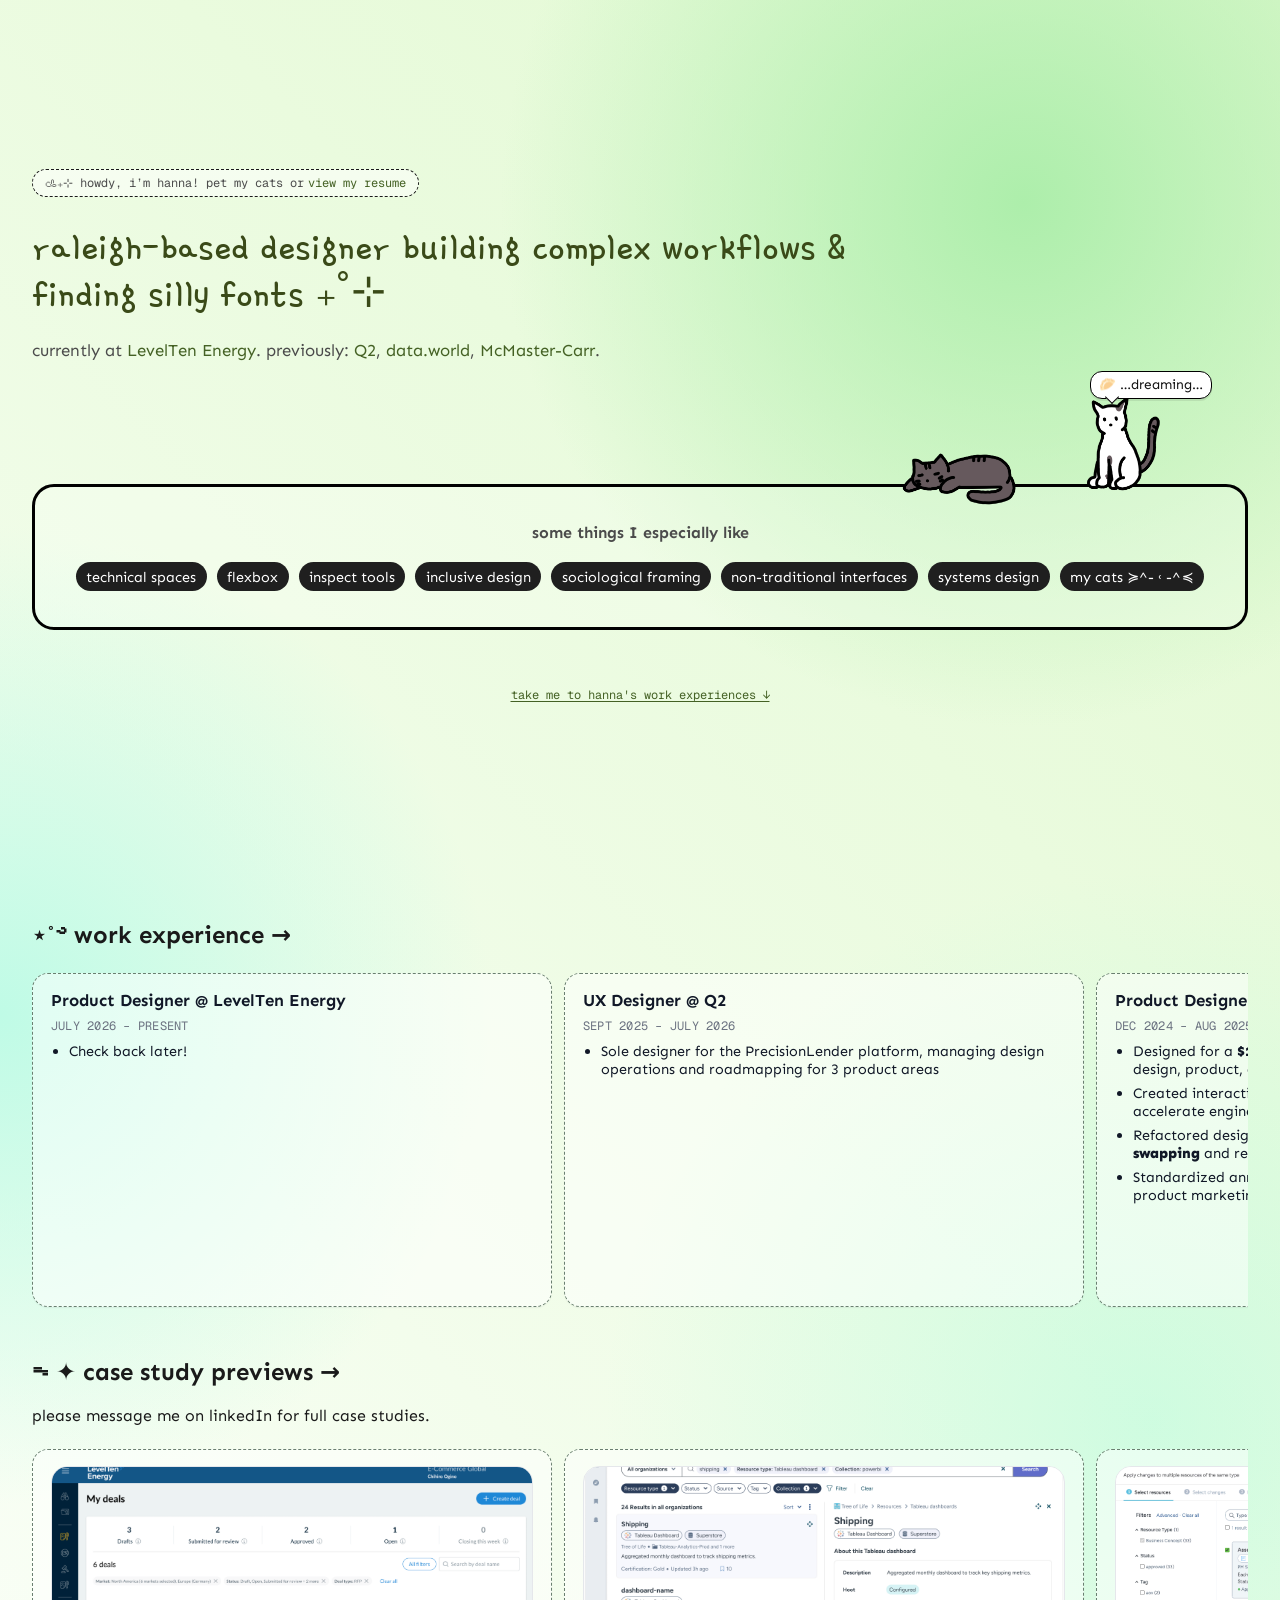
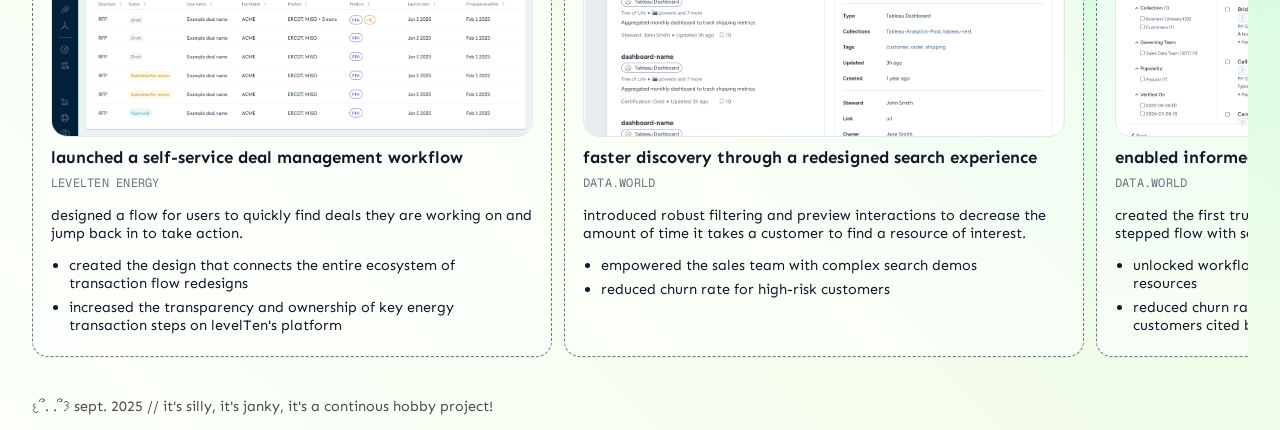
<file: index.html>
<!DOCTYPE html>
<html lang="en">
<head>
  <meta charset="UTF-8"/>
  <meta name="viewport" content="width=device-width, initial-scale=1"/>
  <title>hanna gratch</title>

  <!-- Fonts -->
  <link rel="preconnect" href="https://fonts.googleapis.com"/>
  <link rel="preconnect" href="https://fonts.gstatic.com" crossorigin/>
  <link href="https://fonts.googleapis.com/css2?family=Akaya+Telivigala&family=Sen:wght@400..800&family=Sour+Gummy:ital,wght@0,100..900;1,100..900&display=swap" rel="stylesheet"/>
  <link href="https://fonts.googleapis.com/css2?family=Gamja+Flower&display=swap" rel="stylesheet">
  <link href="https://fonts.googleapis.com/css2?family=Geist+Mono:wght@300&display=swap" rel="stylesheet">
  
  <!-- Preload images -->
  <link rel="preload" as="image" href="tobi-asleep.png">
  <link rel="preload" as="image" href="tobi-awake.png">
  <link rel="preload" as="image" href="kono-chillin.png">
  <link rel="preload" as="image" href="kono-happy.png">

  <!-- animate.css -->
  <link rel="stylesheet" href="https://cdnjs.cloudflare.com/ajax/libs/animate.css/4.1.1/animate.min.css"/>

  <style>
  /* ====== Design tokens ====== */
  :root{
    --ink:#1a1a1a; --sub:#4b4b4b;
    --green:#3a4a18; --accent:#446124; --accent-2:#87b35c;

    /* cats */
    --cat-grey-sleep:url('tobi-asleep.png');
    --cat-grey-awake:url('tobi-awake.png');
    --cat-white-sleep:url('kono-chillin.png');
    --cat-white-ears:url('kono-happy.png');

    /* sizes */
    --catW: 228px; --catH: 128px; --overlap: 72px; --perchPad: 38px; --catLift: 20px;

    --mb-h: 0px;
  }

  /* ====== Global reset-ish ====== */
  *, *::before, *::after { box-sizing: border-box; }
  html { min-height: 100%; scroll-behavior: smooth; }
  @media (prefers-reduced-motion: reduce){ html{ scroll-behavior: auto; } }

  html, body{ overflow-x: hidden; touch-action: pan-y; }

  body{
    margin: 0;
    min-height: 100%;
    font-family: "Sen", system-ui, -apple-system, Segoe UI, Roboto, Helvetica, Arial, sans-serif;
    color: var(--ink);
    background:
      radial-gradient(circle at 0% 50%, rgb(191, 251, 230) 0%, transparent 30%),
      radial-gradient(circle at 80% 10%, rgb(173, 238, 171) 0%, transparent 25%),
      radial-gradient(circle at 90% 70%, rgba(141, 252, 217, 0.32) 0%, transparent 30%),
      linear-gradient(45deg, #fcfffa, #e1f9d0);
    background-repeat: no-repeat;
    -webkit-text-size-adjust: 100%;
  }

  *{ -webkit-tap-highlight-color: transparent; }
  a, button{
    background-color: transparent;
    -webkit-tap-highlight-color: transparent;
    user-select: none; -webkit-user-select: none;
  }
  button:active, a:active { background-color: transparent; }
  button:focus { outline: none; }

  img, svg, video{ max-width: 100%; height: auto; }

  /* ====== Container ====== */
  .wrap{
    max-width: 1280px;
    margin-inline: auto;
    padding-inline: clamp(16px, 4vw, 32px);
    display: flex;
    flex-direction: column;
    align-items: stretch;
    gap: 16px;
    isolation: isolate;
    max-width: min(1280px, 100vw); /* never exceed viewport */
  }

  /* ====== Hero (.header-content) ====== */
  .header-content{
    display: grid;
    align-content: center;
    justify-items: start;
    gap: clamp(12px, 2vh, 24px);
    min-block-size: calc(100svh - var(--mb-h)); /* grows when content needs it */
    padding-block: clamp(16px, 6vh, 64px);
    margin: 0;
    max-width: 100%;
  }

  /* Howdy pill — allow wrapping on narrow screens */
  .badge{
  display: inline-flex;
  align-items: center;
  justify-content: center;   /* center the contents as a group */
  text-align: center;        /* center each wrapped line of text */
  gap: .5ch;
  flex-wrap: wrap;
  max-width: 100%;
  white-space: normal;
  overflow-wrap: anywhere;

  text-wrap: balance;        /* more even line lengths (modern browsers) */
  line-height: 1.2;

  font-family: "Geist Mono", monospace;
  font-size: 12px; color: var(--sub);
  background: rgba(255,255,255,.5);
  border: 1px dashed #1a1a1a; border-radius: 999px;
  padding: .35rem .75rem;
}

.badge > * { min-width: 0; }


  /* Headline + lead */
  h1{
    font-family: "Gamja Flower", sans-serif;
    font-weight: 400; font-size: 2.6em; line-height: 1.12;
    color: var(--green); margin: 8px 0 6px; max-width: 56rem; text-align: left;
  }
  .lead{ font-size: 1.05rem; color: var(--sub); margin: 0; max-width: 56rem; }
  a{ color: var(--accent); text-decoration: none; }
  a:hover{ color: var(--accent-2); }

  /* ====== Feature frame ====== */
  .feature{
    position: relative;
    flex: 0 0 100%;   /* take a full line */
    width: 100%;
    align-self: auto;
    border: 3px solid #000; border-radius: 22px;
    padding: clamp(24px, 3.5vw, 36px) clamp(18px, 3vw, 28px);
    margin-block: max(28px, calc((var(--catH) - var(--perchPad)) + 16px)) 24px;
    background: rgba(255,255,255,.2);
    overflow: visible;
    max-width: 100%;
  }
  .feature h2{ font-size: 1rem; text-align: center; margin: 0 0 20px; color: var(--sub); }

 /* Cats */
.cats{
  position: absolute;
  top: calc(-1 * (var(--catH) - var(--perchPad)) - var(--catLift));
  right: 16px;
  width: calc(var(--catW) * 2 - var(--overlap));
  height: var(--catH);
  z-index: 10;
  pointer-events: none;                 /* container is decorative */
  overflow: visible;                    /* let overlays spill outside */
  max-width: calc(100% - 32px);
}

.cat{
  position: absolute;
  bottom: 0;
  width: var(--catW);
  height: var(--catH);
  --x: 0px;
  --y: 0px;

  /* overlay tunables */
  --overlayIntoImage: 28px;             /* heart/boom dip amount */
  --bubbleOverlap: 26px;                /* thought dip amount  */
  --bubbleLift: 8px;                    /* thought pop amount  */

  pointer-events: auto;
  overflow: visible;                    /* avoid clipping overlays */
}

.cat--grey{  left: 0; }
.cat--white{ left: calc(var(--catW) - var(--overlap)); }

.cat button{
  width: 100%;
  height: 100%;
  border: 0;
  background: transparent;
  cursor: pointer;
  appearance: none; -webkit-appearance: none;

  background-repeat: no-repeat;
  background-size: contain;
  background-position: calc(50%) calc(100% + var(--y));

  outline: 0;
  -webkit-touch-callout: none;
  touch-action: manipulation;

  position: relative;
  z-index: 1;                           /* image layer below overlays */
}

.cat--grey  button{ background-image: var(--cat-grey-sleep); }
.cat--grey  button:hover,
.cat--grey  button:focus-visible{ background-image: var(--cat-grey-awake); }

.cat--white button{ background-image: var(--cat-white-sleep); }
.cat--white button:hover,
.cat--white  button:focus-visible{ background-image: var(--cat-white-ears); }

/* Heart (click -> .float) */
.cat .heart{
  position: absolute;
  left: 50%;
  bottom: calc(100% - var(--overlayIntoImage));   /* overlap into PNG */
  transform: translate(-50%, 0) scale(.9);
  opacity: 0;
  pointer-events: none;
  filter: drop-shadow(0 1px 0 rgba(0,0,0,.12));
  z-index: 2;                                     /* above image */
}
.cat .heart.float{ animation: heart-float 900ms ease-out forwards; }

@keyframes heart-float{
  0%   { opacity: 0; transform: translate(-50%, -6px)  scale(.85); }
  25%  { opacity: 1; transform: translate(-50%, -18px) scale(1.00); }
  100% { opacity: 0; transform: translate(-50%, -46px) scale(1.15); }
}

/* Boom = clone of heart behavior */
.cat .boom{
  position: absolute;
  left: 50%;
  bottom: calc(100% - var(--overlayIntoImage));   /* overlap into PNG */
  transform: translate(-50%, 0) scale(.9);
  opacity: 0;
  pointer-events: none;
  filter: drop-shadow(0 1px 0 rgba(0,0,0,.12));
  z-index: 2;
}
.cat .boom.float{ animation: heart-float 900ms ease-out forwards; }

/* Thought tooltip (auto, occasional) */
.cat .thought{
  position: absolute;
  left: 66%;
  bottom: calc(100% - var(--bubbleOverlap));      /* overlap into PNG */
  transform: translate(-50%, 0);
  z-index: 3;                                     /* above heart & image */

  opacity: 0;
  visibility: hidden;
  background: #fff;
  border: 1.5px solid #000;
  border-radius: 12px;
  padding: 6px 8px;
  font-size: .85rem;
  line-height: 1;
  color: #111;
  white-space: nowrap;
  box-shadow: 0 2px 0 rgba(0,0,0,.08);
  pointer-events: none;
  will-change: transform, opacity;
  transition: opacity .18s ease, transform .18s ease;
}
.cat .thought::after{
  content:"";
  position: absolute;
  left: 16px; top: 100%;
  width: 10px; height: 10px;
  background: #fff;
  border-right: 1.5px solid #000;
  border-bottom: 1.5px solid #000;
  transform: translateY(-6px) rotate(45deg);
}
.cat .thought.show{
  opacity: 1;
  visibility: visible;
  transform: translate(-50%, calc(-1 * var(--bubbleLift)));
}

/* Optional per-cat fine-tuning (heads differ slightly) */
.cat--grey  { --overlayIntoImage: 72px; --bubbleOverlap: 24px; }
.cat--white { --overlayIntoImage: 32px; --bubbleOverlap: 30px; }

/* Chips */
.chips{ display: flex; flex-wrap: wrap; gap: 10px; justify-content: center; }
.chip{
  background: #1f1f1f;
  color: #fff;
  font-size: .9rem;
  padding: .35rem .65rem;
  border-radius: 999px;
  white-space: nowrap;
}

.footer{ color: var(--sub); font-size: .9rem; margin-top: 10px; }


  /* ====== Horizontal scroll row ====== */
.scrollmenu{
  display:flex; gap:12px;
  padding-block: 8px 14px;
  overflow-x:auto; overflow-y:hidden;
  -webkit-overflow-scrolling: touch;
  overscroll-behavior-inline: contain;

  scroll-snap-type: x mandatory;
  scroll-padding-inline: 12px;

  /* explicitly no edge fade */
  -webkit-mask: none !important; mask: none !important;
}
.scrollmenu::-webkit-scrollbar{ height:8px; }
.scrollmenu::-webkit-scrollbar-track{ background:transparent; }
.scrollmenu::-webkit-scrollbar-thumb{ background:#d1d5db; border-radius:999px; }
@supports (scrollbar-color: auto){
  .scrollmenu{ scrollbar-width: thin; scrollbar-color:#d1d5db transparent; }
}

/* optional global tweak */
.wrap{ align-items: stretch; }

/* Cards */
.product-card{
  flex: 0 0 clamp(280px, 56vw, 520px);
  scroll-snap-align:start; scroll-snap-stop:always;
  background: rgba(255,255,255,.5);
  border:1px dashed #6a7f70; border-radius:16px;
  box-shadow:0 1px 2px rgba(16,24,40,.04), 0 1px 1px rgba(16,24,40,.02);
  padding:16px 18px; color:#111827; font-size:.9rem;
}
.product-card h4{ margin:0 0 8px; font-weight:700; font-size:1.05rem; line-height:1.2; }
.product-card .dates{ margin:0 0 6px; color:#6b7280; font-family: "Geist Mono", monospace; font-size:.75rem; letter-spacing:.02em; text-transform:uppercase; }
.product-card ul{ margin:8px 0 0; padding-left:18px; }
.product-card li{ margin:6px 0; }
.product-card strong{ font-weight:800; }
.product-card:focus-within{ outline:2px solid #111827; outline-offset:2px; }

/* Top image “frame” inside a product card (no link) */
.product-card .product-media{
  display: block;
  margin: 0 0 10px;            /* space below the image */               /* visible frame */
  border: 1.5px solid #e5e7eb;
  border-radius: 16px;
  background: #fff;

  aspect-ratio: 16 / 9;         /* consistent crop; change to 4/3 if preferred */
  overflow: hidden;              /* rounds the inner image corners */
}

.product-card .product-media img{
  display: block;
  width: 100%;
  height: 100%;
  object-fit: cover;             /* fills the frame, OK to crop, never stretches */
  border-radius: 12px;           /* inner radius < outer for a crisp frame */
}



  /* Section heading alignment */
  .work-experience h2{ margin: 0 0 16px; }

  /* Existing styles */
.cta-scroll{
  font-family: "Geist Mono", monospace;
  font-size: 12px;
  display:inline-block;
  width:auto;
  margin:16px auto 28px;
  line-height:1.2;
  color:var(--accent);
  text-decoration:underline;
  text-underline-offset:.2em;
  transition:color .15s ease, text-decoration-color .15s ease;
  max-width:100%;
  position:relative;         /* anchor sparkles to this */
  overflow:visible;          /* let sparkles escape */
}
.cta-scroll:hover{ color:var(--accent-2); }
.cta-scroll:focus-visible{ outline:2px dashed var(--accent-2); outline-offset:3px; }

/* Sparkle particles */
.sparkle {
  position:absolute;
  pointer-events:none;
  font-size:12px;
  line-height:1;
  opacity:0;
  will-change: transform, opacity;
  user-select:none;
}

/* Float-up + drift animation */
@keyframes sparkle-float {
  0%   { transform: translate(var(--sx,0), var(--sy,0)) scale(1) rotate(0turn); opacity:0; }
  10%  { opacity:1; }
  100% { transform: translate(var(--dx,0), var(--dy,-40px)) scale(0.9) rotate(var(--rot, .25turn)); opacity:0; }
}

/* Respect reduced motion */
@media (prefers-reduced-motion: reduce) {
  .sparkle { animation: none !important; }
}


  /* Anchor target lands below fixed banner and avoids collapsed margins */
  #work-experiences{
    scroll-margin-top: calc(var(--mb-h) + 16px);
    padding-top: 4px;
    max-width: 100%;
  }

  @media (max-width:420px){
    :root{ --catW:180px; --catH:102px; --overlap:56px; --perchPad:34px; }
    .feature{ padding-top:70px; }
  }

  /* Warm-up (preload imgs by referencing them) */
  .preload{
    position:absolute; left:-9999px; width:0; height:0; overflow:hidden;
    background-image: var(--cat-grey-awake), var(--cat-white-ears);
  }

  .chip:hover {
  animation-name: pulse;   /* Animate.css defines this keyframe */
  animation-duration: 1s;  /* default is 1s */
}
  </style>
</head>
<body>
  <div class="preload" aria-hidden="true"></div>

  <main class="wrap">
    <div class="header-content">
      <div class="badge">
        𐚁₊⊹ howdy, i’m hanna! pet my cats or
        <a href="https://drive.google.com/file/d/1D7H2T4uJCf3zqBkIx4tD5c9OU5yc4O9g/view?usp=sharing" target="_blank" rel="noopener noreferrer">view my resume</a>
      </div>

      <h1>raleigh-based designer building complex workflows &amp; finding silly fonts ₊˚⊹</h1>

      <p class="lead">
        currently at <a href="https://www.leveltenenergy.com/" target="_blank" rel="noopener">LevelTen Energy</a>.
        previously:
        <a href="https://www.q2.com/" target="_blank" rel="noopener">Q2</a>,
        <a href="https://data.world/home/" target="_blank" rel="noopener">data.world</a>,
        <a href="https://www.mcmaster.com/" target="_blank" rel="noopener">McMaster-Carr</a>.
      </p>

      <section class="feature">
        <!-- Cats perched and overlapped -->
        <div class="cats" aria-hidden="true">
          <div class="cat cat--grey" style="--x:6px; --y:12px">
            <button aria-label="grey cat — hover to wake, click to grumble"></button>
          </div>
          <div class="cat cat--white" style="--x:-4px; --y:12px">
            <button aria-label="white cat — hover to perk ears, click for heart"></button>
            <div class="heart" aria-hidden="true">❤️</div>
            <div class="thought" aria-hidden="true"></div>
          </div>
        </div>

        <h2>some things I especially like</h2>
        <div class="chips" role="list" aria-label="interests">
          <span class="chip animate__animated" role="listitem">technical spaces</span>
          <span class="chip animate__animated" role="listitem">flexbox</span>
          <span class="chip animate__animated" role="listitem">inspect tools</span>
          <span class="chip animate__animated" role="listitem">inclusive design</span>
          <span class="chip animate__animated" role="listitem">sociological framing</span>
          <span class="chip animate__animated" role="listitem">non-traditional interfaces</span>
          <span class="chip animate__animated" role="listitem">systems design</span>
          <span class="chip animate__animated" role="listitem">my cats ≽^- ˓  -^≼</span>
        </div>
      </section>

      <!-- CTA to work section -->
      <a class="cta-scroll" href="#work-experiences">take me to hanna's work experiences ↓</a>
    </div>    

    <div id="work-experiences" class="work-experience">
      <h2>⋆˚࿔ work experience →</h2>
      <section aria-label="Experience">
        <div class="scrollmenu" role="region" aria-label="Experience">

          <article class="product-card">
            <h4>Product Designer @ LevelTen Energy</h4>
            <p class="dates">July 2026 – Present</p>
            <ul>
              <li>Check back later!</li>
            </ul>
          </article>
          
          <article class="product-card">
            <h4>UX Designer @ Q2</h4>
            <p class="dates">Sept 2025 – July 2026</p>
            <ul>
              <li>Sole designer for the PrecisionLender platform, managing design operations and roadmapping for 3 product areas</li>
            </ul>
          </article>
      
          <article class="product-card">
            <h4>Product Designer @ LevelTen Energy</h4>
            <p class="dates">Dec 2024 – Aug 2025</p>
            <ul>
              <li>Designed for a <strong>$14.8B</strong> energy platform, ensuring alignment across design, product, and engineering.</li>
              <li>Created interactive <strong>AI-driven</strong> prototypes using Figma Make to accelerate engineering implementation.</li>
              <li>Refactored design system components to enable <strong>faster variant swapping</strong> and reduce repetitive styling.</li>
              <li>Standardized announcement patterns in <strong>Userpilot</strong> to support product marketing and improve visibility of new releases.</li>
            </ul>
          </article>

          <article class="product-card">
            <h4>Senior Product Designer @ data.world <em>(acquired by ServiceNow)</em></h4>
            <p class="dates">May 2022 – Dec 2024</p>
            <ul>
              <li>Delivered end-to-end designs for a technical SaaS platform used by <strong>1M+ users</strong>.</li>
              <li>Led design for <strong>generative AI</strong> and <strong>data discovery</strong> features by defining product requirements, aligning stakeholders, and driving design strategy.</li>
              <li><strong>Boosted fundraising efforts</strong> by designing wireframes for an AI product pivot presented to the board.</li>
              <li><strong>Increased catalog enrichment by 183%</strong> with summary widgets to visualize related resources.</li>
              <li>Updated <strong>design system components</strong> across <strong>5 products</strong>, improving consistency and team efficiency.</li>
            </ul>
          </article>

          <article class="product-card">
            <h4>UX Designer @ McMaster-Carr</h4>
            <p class="dates">June 2021 – May 2022</p>
            <ul>
              <li>Designed navigation and flows for a <strong>700k+ product</strong> e-commerce platform.</li>
              <li>Facilitated workshops to improve and document the UX-to-engineering handoff process.</li>
              <li>Established a <strong>foundational design system</strong> and introduced accessibility guidelines for consistency.</li>
            </ul>
          </article>
        </div>
      </section>
    </div>

    <div>
      <h2>ᯓ✦ case study previews →</h2>
      <p>please message me on linkedIn for full case studies.</p>
      <section aria-label="case studies">
        <div class="scrollmenu" role="region" aria-label="case studies">
          <article class="product-card">
            <figure class="product-media">
              <img src="/deal-center.png" alt="levelTen Energy deal center case study" width="1200" height="675" loading="lazy" decoding="async">
            </figure>
            <h4>launched a self-service deal management workflow</h4>
            <p class="dates">levelTen Energy</p>
            <p>designed a flow for users to quickly find deals they are working on and jump back in to take action.</p>
            <ul>
              <li>created the design that connects the entire ecosystem of transaction flow redesigns</li>
              <li>increased the transparency and ownership of key energy transaction steps on levelTen's platform</li>
            </ul>
          </article>

          <article class="product-card">
            <figure class="product-media">
              <img src="/ddw-search.png" alt="data.world search case study" width="1200" height="675" loading="lazy" decoding="async">
            </figure>
            <h4>faster discovery through a redesigned search experience</h4>
            <p class="dates">data.world</p>
            <p>introduced robust filtering and preview interactions to decrease the amount of time it takes a customer to find a resource of interest.</p>
            <ul>
              <li>empowered the sales team with complex search demos</li>
              <li>reduced churn rate for high-risk customers</li>
            </ul>
          </article>

          <article class="product-card">
            <figure class="product-media">
              <img src="/bulk-edit.png" alt="data.world bulk actions case study" width="1200" height="675" loading="lazy" decoding="async">
            </figure>
            <h4>enabled informed and intuitive bulk actions</h4>
            <p class="dates">data.world</p>
            <p>created the first true bulk experience for our customers through a stepped flow with search and filtering confirmation features.</p>
            <ul>
              <li>unlocked workflows for resource collections which averaged 10k resources</li>
              <li>reduced churn rate for high-risk customers - 50% of high NDR risk customers cited bulk operations as a major issue</li>
            </ul>
          </article>

          <article class="product-card">
            <figure class="product-media">
              <img src="/info-rich.png" alt="data.world catalog enrichment case study" width="1200" height="675" loading="lazy" decoding="async">
            </figure>
            <h4>increased catalog enrichment by 183%</h4>
            <p class="dates">data.world</p>
            <p>balanced information density with scannability using tables and summary cards to support relationships between catalog resources.</p>
            <ul>
              <li>520% increase in resources related per session and 183% increase in overall catalog enrichment</li>
              <li>resolved an adoption blocker for key customers &amp; prevented 2 major companies from churning</li>
            </ul>
          </article>
        </div>
      </section>
    </div>

    <p class="footer">𐔌՞. .՞𐦯 sept. 2025 // it's silly, it's janky, it's a continous hobby project!</p>
  </main>

  <script>
    const reduceMotion = window.matchMedia('(prefers-reduced-motion: reduce)').matches;

    // Kono (white): heart on click
    const white = document.querySelector('.cat--white');
    const whiteBtn = white.querySelector('button');
    const heart = white.querySelector('.heart');
    whiteBtn.addEventListener('click', () => {
      heart.classList.remove('float');
      heart.style.left = (48 + Math.random()*6) + '%';
      void heart.offsetWidth;
      heart.classList.add('float');
    });

    // Tobi (grey): ⁉️ where you click
  const grey = document.querySelector('.cat--grey');
  if (grey) {
    const greyBtn = grey.querySelector('button');

    let boom = grey.querySelector('.boom');
    if (!boom) {
      boom = document.createElement('span');
      boom.className = 'boom';
      boom.textContent = '⁉️';
      grey.appendChild(boom);
    }

    greyBtn?.addEventListener('click', () => {
      boom.classList.remove('float');
      boom.style.left = (48 + Math.random()*6) + '%'; 
      void boom.offsetWidth; 
      boom.classList.add('float');
    });
  }

    // Kono: occasional thought bubble (auto)
    const thought = white.querySelector('.thought');
    const foods = ['🍣','🐟','🍗','🥟','🧀','🍤','🍜'];
    function scheduleThought(){
      const delay = 6000;
      setTimeout(() => {
        if (!thought) return;
        thought.textContent = reduceMotion ? '…'
          : foods[Math.floor(Math.random()*foods.length)] + ' …dreaming…';
        thought.classList.add('show');
        setTimeout(() => { thought.classList.remove('show'); scheduleThought(); }, 2500);
      }, delay);
    }
    scheduleThought();

    // Sparkly hover for .cta-scroll
(() => {
  const GLYPHS = ['·', '⁺', '✧', '⋆', '·', '⁺', '˖', '·', '✧'];
  const MAX_BURST = 10;          // particles per burst
  const DURATION = [600, 1100];  // ms range
  const RANGE_X = 60;            // horizontal drift range (px)
  const RANGE_Y = 60;            // upward drift range (px)
  const COOLDOWN = 200;          // throttle between bursts (ms)

  const anchors = document.querySelectorAll('.cta-scroll');
  anchors.forEach((a) => {
    let last = 0;

    const burst = (originX = null) => {
      const now = performance.now();
      if (now - last < COOLDOWN) return;
      last = now;

      const rect = a.getBoundingClientRect();
      const baseX = originX ?? rect.width / 2; // mouse x inside the link or center for keyboard
      const baseY = 0; // top edge

      for (let i = 0; i < MAX_BURST; i++) {
        const s = document.createElement('span');
        s.className = 'sparkle';
        s.textContent = GLYPHS[(Math.random() * GLYPHS.length) | 0];

        // Randomize start offsets near the top edge
        const sx = baseX + (Math.random() * 24 - 12);
        const sy = baseY;

        // Randomize drift
        const dx = sx + (Math.random() * RANGE_X - RANGE_X / 2);
        const dy = sy - (Math.random() * RANGE_Y + 30);
        const rot = (Math.random() * 0.6 + 0.1) + 'turn';
        const dur = Math.random() * (DURATION[1] - DURATION[0]) + DURATION[0];

        s.style.left = sx + 'px';
        s.style.top = sy + 'px';
        s.style.setProperty('--sx', '0px');
        s.style.setProperty('--sy', '0px');
        s.style.setProperty('--dx', (dx - sx) + 'px');
        s.style.setProperty('--dy', (dy - sy) + 'px');
        s.style.setProperty('--rot', rot);
        s.style.animation = `sparkle-float ${dur}ms ease-out forwards`;

        a.appendChild(s);
        s.addEventListener('animationend', () => s.remove(), { once: true });
      }
    };

    // Mouse hover: burst near cursor along the top of the link
    a.addEventListener('mouseenter', (e) => {
      const x = e.offsetX ?? a.getBoundingClientRect().width / 2;
      burst(x);
    });

    // While hovering, add smaller bursts occasionally
    let hoverTimer;
    a.addEventListener('mousemove', (e) => {
      if (hoverTimer) return;
      hoverTimer = requestAnimationFrame(() => {
        burst(e.offsetX);
        hoverTimer = null;
      });
    });

    // Keyboard focus: burst from center
    a.addEventListener('focus', () => burst());
  });
})();

  </script>
</body>
</html>
</file>
